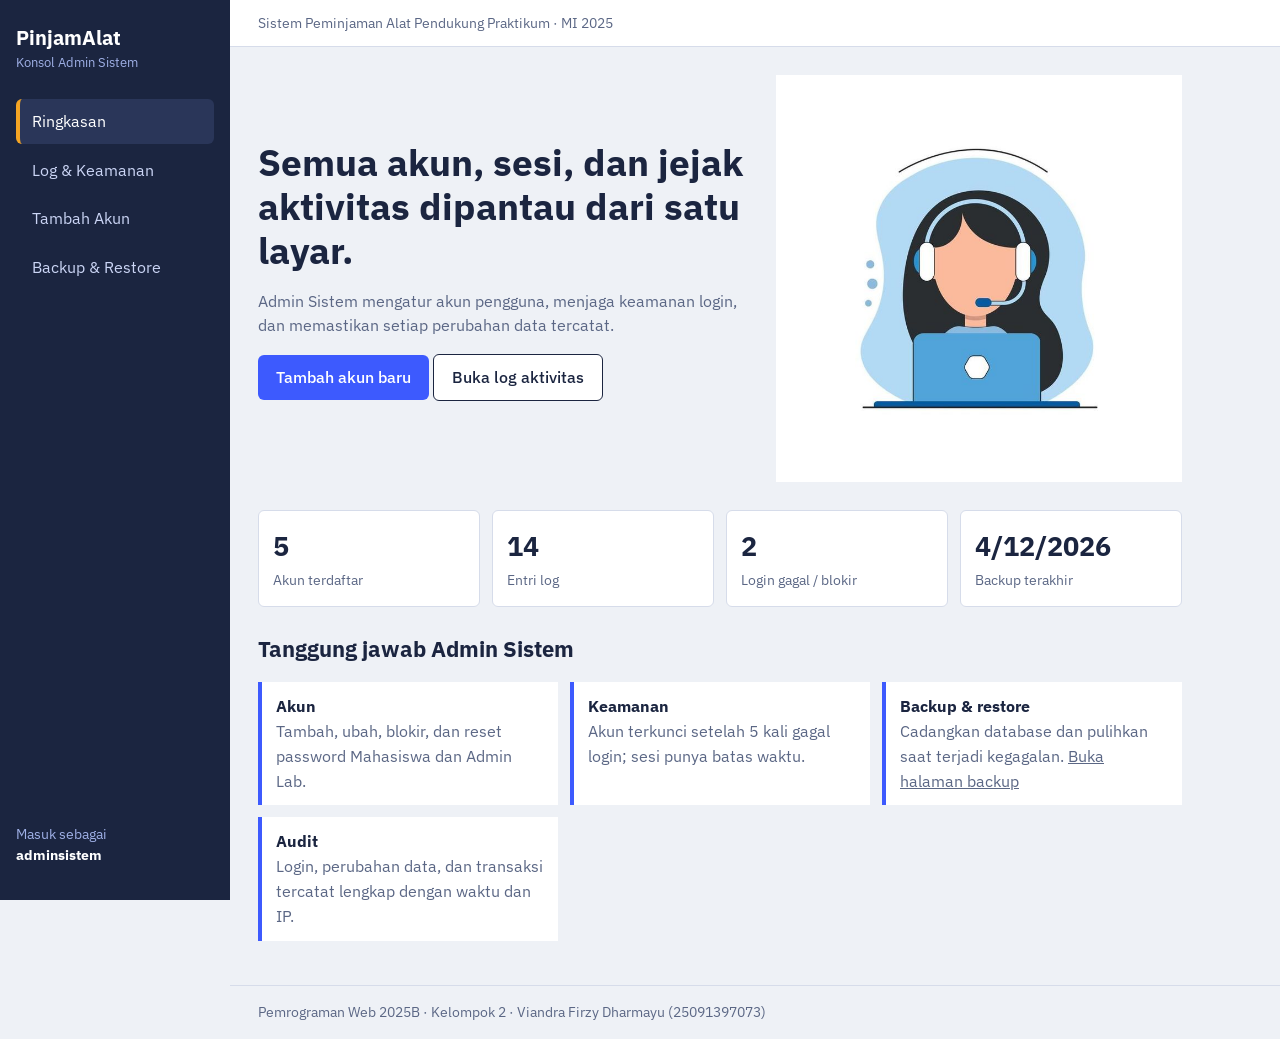
<file: index.html>
<!DOCTYPE html>
<html lang="id">
<head>
<meta charset="UTF-8">
<meta name="viewport" content="width=device-width, initial-scale=1">
<title>Konsol Admin Sistem – PinjamAlat</title>
<link href="https://fonts.googleapis.com/css2?family=IBM+Plex+Sans:wght@400;500;700&display=swap" rel="stylesheet">
<link rel="stylesheet" href="css/style.css">
</head>
<body>
<aside id="side">
 <a class="brand" href="#beranda" data-page="beranda">PinjamAlat<small>Konsol Admin Sistem</small></a>
 <nav aria-label="Menu utama">
  <a href="#beranda" data-page="beranda" class="aktif">Ringkasan</a>
  <a href="#log" data-page="log">Log &amp; Keamanan</a>
  <a href="#akun" data-page="akun">Tambah Akun</a>
  <a href="#backup" data-page="backup">Backup &amp; Restore</a>
 </nav>
 <p class="who">Masuk sebagai<br><b>adminsistem</b></p>
</aside>
<div id="body">
 <header><button id="menuBtn" aria-label="Buka menu">Menu</button><span>Sistem Peminjaman Alat Pendukung Praktikum · MI 2025</span></header>
 <main id="isi">
  <section class="hero">
   <div>
    <h1>Semua akun, sesi, dan jejak aktivitas dipantau dari satu layar.</h1>
    <p>Admin Sistem mengatur akun pengguna, menjaga keamanan login, dan memastikan setiap perubahan data tercatat.</p>
    <p><a class="btn" href="#akun" data-page="akun">Tambah akun baru</a> <a class="btn alt" href="#log" data-page="log">Buka log aktivitas</a></p>
   </div>
   <img src="img/admin.jpg" alt="Ilustrasi admin sistem yang memantau layar">
  </section>
  <div class="stats" id="stats"></div>
  <h2>Tanggung jawab Admin Sistem</h2>
  <ul class="tugas">
   <li><b>Akun</b>Tambah, ubah, blokir, dan reset password Mahasiswa dan Admin Lab.</li>
   <li><b>Keamanan</b>Akun terkunci setelah 5 kali gagal login; sesi punya batas waktu.</li>
   <li><b>Backup &amp; restore</b>Cadangkan database dan pulihkan saat terjadi kegagalan. <a href="#backup" data-page="backup">Buka halaman backup</a></li>
   <li><b>Audit</b>Login, perubahan data, dan transaksi tercatat lengkap dengan waktu dan IP.</li>
  </ul>
 </main>
 <footer>Pemrograman Web 2025B · Kelompok 2 · Viandra Firzy Dharmayu (25091397073)</footer>
</div>
<script src="https://cdnjs.cloudflare.com/ajax/libs/jquery/3.7.1/jquery.min.js"></script>
<script src="js/app.js"></script>
</body>
</html>
</file>
<file: css/style.css>
:root{--navy:#1b2540;--navy2:#2a3659;--bg:#eef1f6;--card:#fff;--blue:#3d5afe;--amber:#f5a524;--mut:#5b6785;--line:#d6dcea;--err:#c62828;--ok:#1f7a46}
*{box-sizing:border-box}
body{margin:0;display:flex;min-height:100vh;font-family:'IBM Plex Sans',system-ui,sans-serif;background:var(--bg);color:var(--navy);line-height:1.55}
a{color:inherit}:focus-visible{outline:3px solid var(--amber);outline-offset:2px}
#side{width:230px;background:var(--navy);color:#fff;padding:22px 16px;position:sticky;top:0;height:100vh;flex-shrink:0}
.brand{display:block;font-weight:700;font-size:1.25rem;text-decoration:none;margin-bottom:26px}.brand small{display:block;font-weight:400;font-size:.8rem;color:#9fb0e6}
#side nav a{display:block;color:#cbd5f5;text-decoration:none;padding:10px 12px;border-radius:6px;margin-bottom:4px;border-left:4px solid transparent}
#side nav a:hover{background:var(--navy2)}#side nav a.aktif{background:var(--navy2);border-left-color:var(--amber);color:#fff}
.who{position:absolute;bottom:20px;font-size:.85rem;color:#9fb0e6}.who b{color:#fff}
#body{flex:1;min-width:0;display:flex;flex-direction:column}
header{background:#fff;border-bottom:1px solid var(--line);padding:12px 28px;display:flex;gap:14px;align-items:center;color:var(--mut);font-size:.9rem}
#menuBtn{display:none;background:var(--navy);color:#fff;border:0;border-radius:6px;padding:6px 14px;font:inherit}
main{padding:28px;flex:1;max-width:980px;width:100%}footer{padding:16px 28px;color:var(--mut);font-size:.85rem;border-top:1px solid var(--line)}
.hero{display:grid;grid-template-columns:1.2fr 1fr;gap:30px;align-items:center;margin-bottom:28px}
.hero h1{font-size:clamp(1.6rem,3.2vw,2.3rem);line-height:1.2;margin:0 0 12px}.hero p{color:var(--mut);max-width:50ch}.hero img{width:100%}
.btn{display:inline-block;background:var(--blue);color:#fff;border:0;border-radius:6px;padding:10px 18px;font:inherit;font-weight:500;text-decoration:none;cursor:pointer}
.btn.alt{background:#fff;color:var(--navy);border:1px solid var(--navy)}.btn:disabled{opacity:.5;cursor:not-allowed}
h2{margin:26px 0 6px;font-size:1.35rem}.sub{color:var(--mut);margin:0 0 16px}
.stats{display:grid;grid-template-columns:repeat(auto-fit,minmax(150px,1fr));gap:12px}
.stats div,.card{background:var(--card);border:1px solid var(--line);border-radius:6px;padding:14px}.stats b{display:block;font-size:1.7rem}.stats span{color:var(--mut);font-size:.88rem}
.tugas{list-style:none;padding:0;display:grid;grid-template-columns:repeat(auto-fit,minmax(230px,1fr));gap:12px}.tugas li{background:#fff;border-left:4px solid var(--blue);padding:12px 14px;color:var(--mut)}.tugas b{display:block;color:var(--navy)}
.tools{display:flex;flex-wrap:wrap;gap:10px;margin-bottom:12px}
input,select{font:inherit;padding:9px 10px;border:1px solid var(--line);border-radius:6px;background:#fff;width:100%}.tools input,.tools select{width:auto;flex:1;min-width:150px}
table{width:100%;border-collapse:collapse;background:#fff;font-size:.92rem}th,td{padding:9px 12px;border-bottom:1px solid var(--line);text-align:left}th{background:#e3e8f5}
.tag{padding:2px 8px;border-radius:4px;font-size:.8rem;background:#e3e8f5}.tag.gagal{background:#fde3e3;color:var(--err)}
.scroll{overflow:auto;max-height:340px;border:1px solid var(--line)}
.row{display:grid;grid-template-columns:1fr 1fr;gap:14px}label{display:block;font-weight:500;margin:12px 0 4px}
.err{color:var(--err);font-size:.85rem;margin:4px 0 0;min-height:1em}input.bad,select.bad{border-color:var(--err)}input.good{border-color:var(--ok)}
.msg{margin-top:12px;padding:10px 12px;border-radius:6px}.msg.ok{background:#e1f4e8;color:var(--ok)}.msg.no{background:#fde3e3;color:var(--err)}
.meter{height:6px;background:#e3e8f5;border-radius:3px;margin-top:6px}.meter i{display:block;height:100%;width:0;border-radius:3px;background:var(--err);transition:width .2s}
@media(max-width:760px){#side{position:fixed;z-index:20;left:-240px;transition:left .2s}#side.open{left:0}#menuBtn{display:inline-block}.hero,.row{grid-template-columns:1fr}main{padding:18px}}
@media(prefers-reduced-motion:reduce){*{transition:none!important}}
</file>
